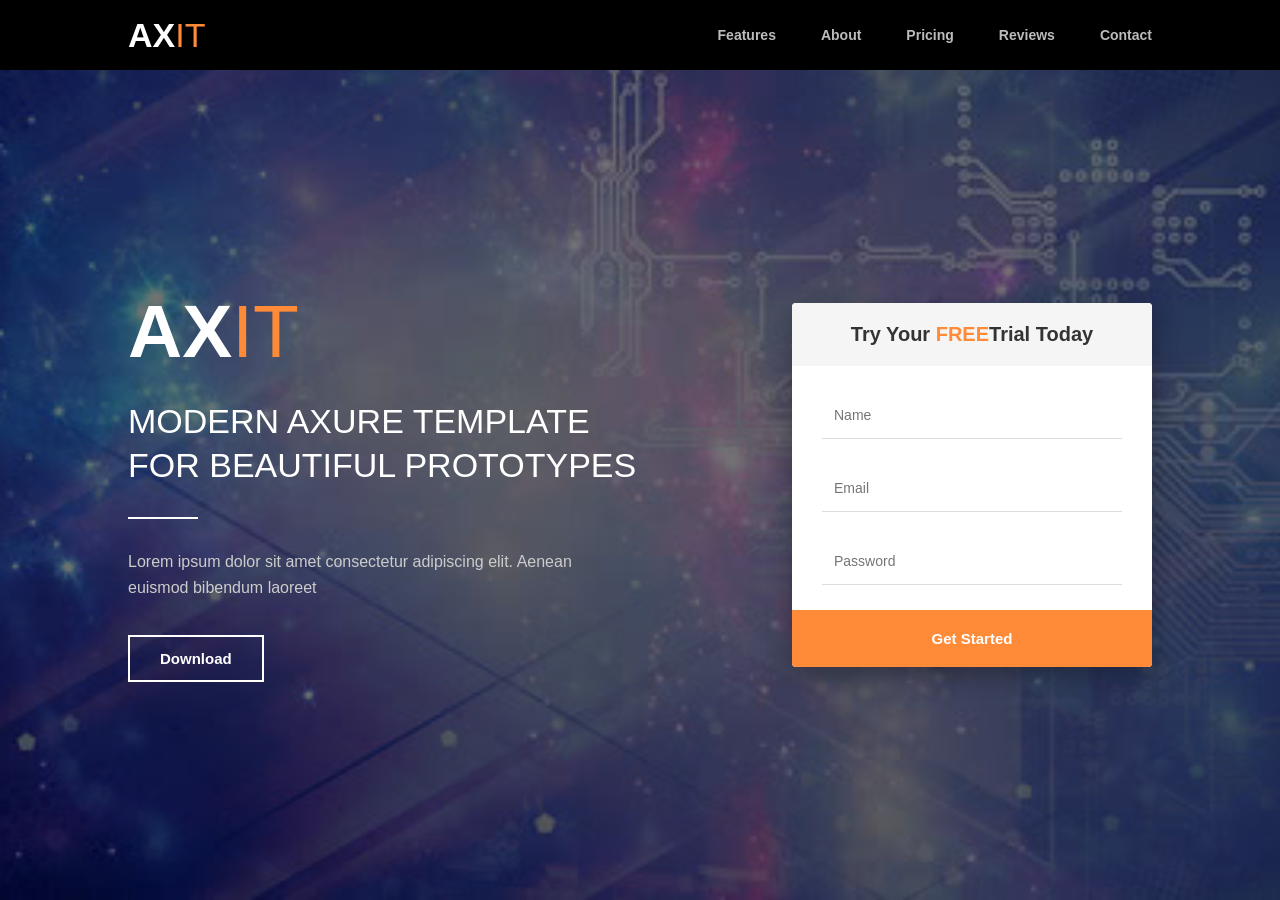
<file: task4/index.html>
<!DOCTYPE html>
<html lang="en">
<head>
    <meta charset="UTF-8">
    <meta name="viewport" content="width=device-width, initial-scale=1.0">
    <title>Document</title>
    <link rel="stylesheet" href="index.css">
</head>
<body>
  <header>
    <nav>
        <div class="logo">
            AX<span>IT</span>
        </div>
        <ul>
            <li>Features</li>
            <li>About</li>
            <li>Pricing</li>
            <li>Reviews</li>
            <li>Contact</li>
        </ul>
    </nav>
  </header>  


<section class="hero">
    <div class="hero-content">
    <h1>
        AX<span>IT</span>
    </h1>
    <h2>
        MODERN AXURE TEMPLATE <br>
        FOR BEAUTIFUL PROTOTYPES
    </h2>
     <hr>
     <p>
        Lorem ipsum dolor sit amet consectetur adipiscing elit.
        Aenean euismod bibendum laoreet
     </p>
     <button> Download</button>
     </div>
       

     <div class="form-box">
        <h3>
            Try Your <span>FREE</span>Trial Today
        </h3>

            <input type="text" placeholder="Name">

            <input type="email" placeholder="Email">

            <input type="password" placeholder="Password">

            <button>
                Get Started
            </button>

     </div>

</section>





</body>
</html>
</file>
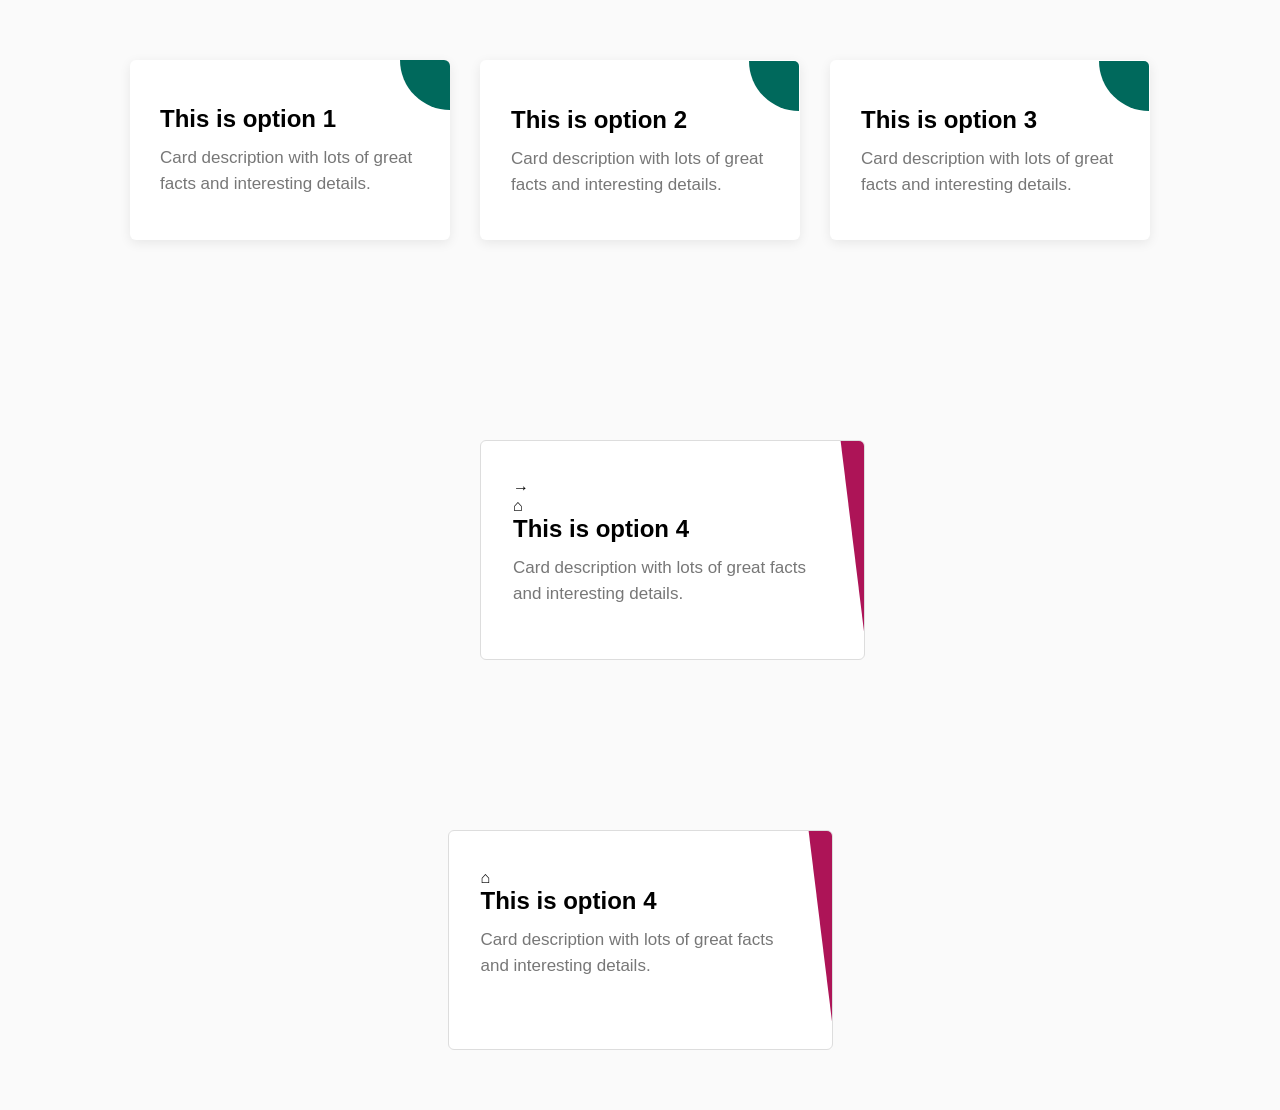
<file: task6/index.html>
<html lang="en">
<head>
    <meta charset="UTF-8">
    <meta name="viewport" content="width=device-width, initial-scale=1.0">
    <title>cards</title>
    <link rel="stylesheet" href="index.css">
</head>
<body>

<div class="cards">

    <div class="card">
        <h2>This is option 1</h2>
        <p>Card description with lots of great facts and interesting details.</p>
    </div>

    <div class="card">
        <h2>This is option 2</h2>
        <p>Card description with lots of great facts and interesting details.</p>
    </div>

    <div class="card">
        <h2>This is option 3</h2>
        <p>Card description with lots of great facts and interesting details.</p>
    </div>

    <div class="card card-four">
        <span class="arrow">→</span>
        <div class="icon">⌂</div>
        <h2>This is option 4</h2>
        <p>Card description with lots of great facts and interesting details.</p>
    </div>

</div>
    <div class="card card-four">
        <div class="icon">⌂</div>
        <h2>This is option 4</h2>
        <p>Card description with lots of great facts and interesting details.</p>
    </div>

</div>

</body>
</html>
</file>
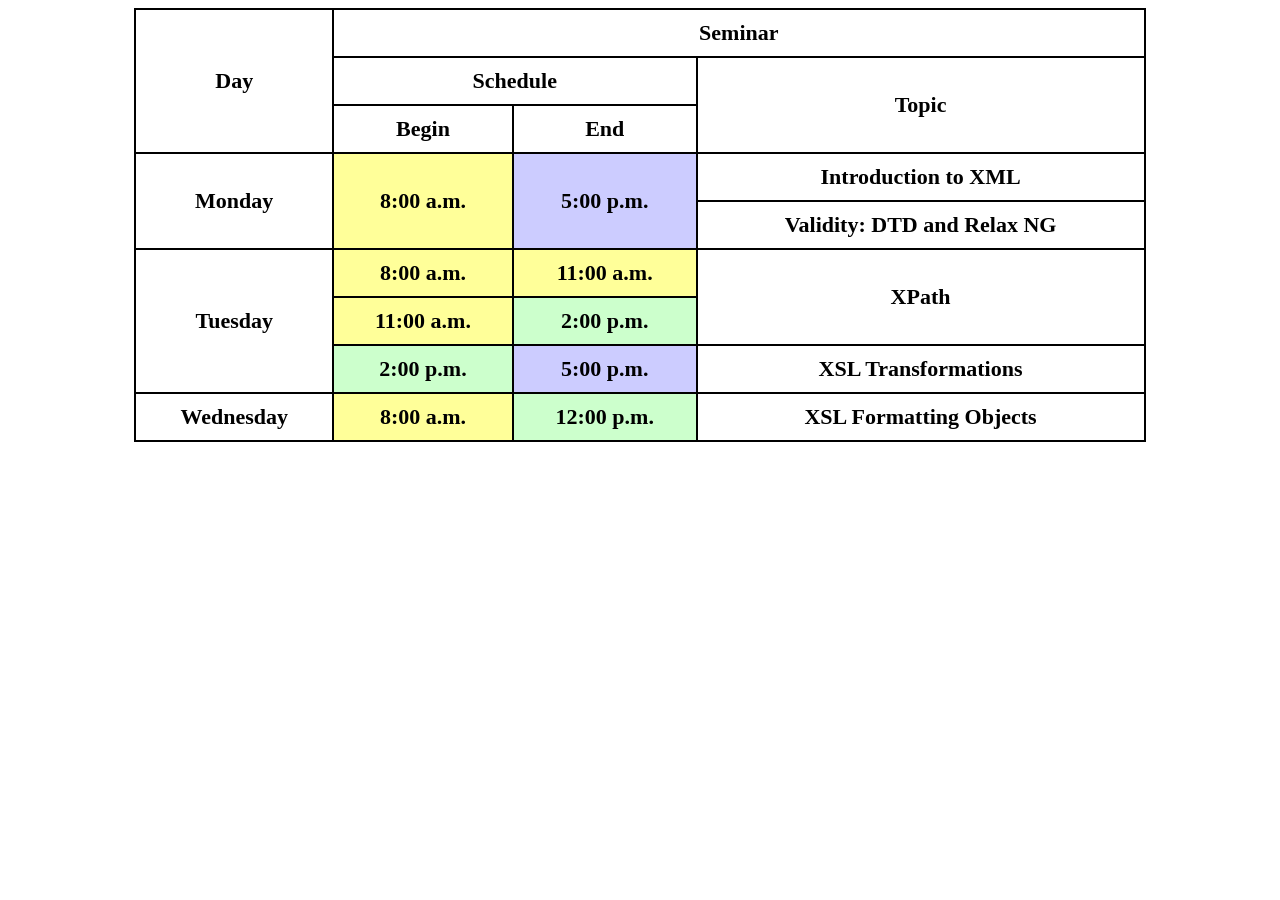
<file: main.html>
<!DOCTYPE html>
<html>
<head>
<title>Task 1</title>

<style>

body{
    font-family:"Times New Roman", Times, serif;
}

table{
    border-collapse:collapse;
    width:80%;
    margin:auto;
    text-align:center;
    font-size:22px;
}

td,th{
    border:2px solid black;
    padding:10px;
    font-family:"Times New Roman", Times, serif;
    font-weight:bold;
}

.y{
    background-color:#ffff99;
}

.p{
    background-color:#ccccff;
}

.g{
    background-color:#ccffcc;
}

</style>

</head>

<body>

<table>

<tr>
<th rowspan="3">Day</th>
<th colspan="3">Seminar</th>
</tr>

<tr>
<th colspan="2">Schedule</th>
<th rowspan="2">Topic</th>
</tr>

<tr>
<th>Begin</th>
<th>End</th>
</tr>

<tr>
<td rowspan="2">Monday</td>
<td rowspan="2" class="y">8:00 a.m.</td>
<td rowspan="2" class="p">5:00 p.m.</td>
<td>Introduction to XML</td>
</tr>

<tr>
<td>Validity: DTD and Relax NG</td>
</tr>

<tr>
<td rowspan="3">Tuesday</td>
<td class="y">8:00 a.m.</td>
<td class="y">11:00 a.m.</td>
<td rowspan="2">XPath</td>
</tr>

<tr>
<td class="y">11:00 a.m.</td>
<td class="g">2:00 p.m.</td>
</tr>

<tr>
<td class="g">2:00 p.m.</td>
<td class="p">5:00 p.m.</td>
<td>XSL Transformations</td>
</tr>

<tr>
<td>Wednesday</td>
<td class="y">8:00 a.m.</td>
<td class="g">12:00 p.m.</td>
<td>XSL Formatting Objects</td>
</tr>

</table>
</body>
</html>
</file>
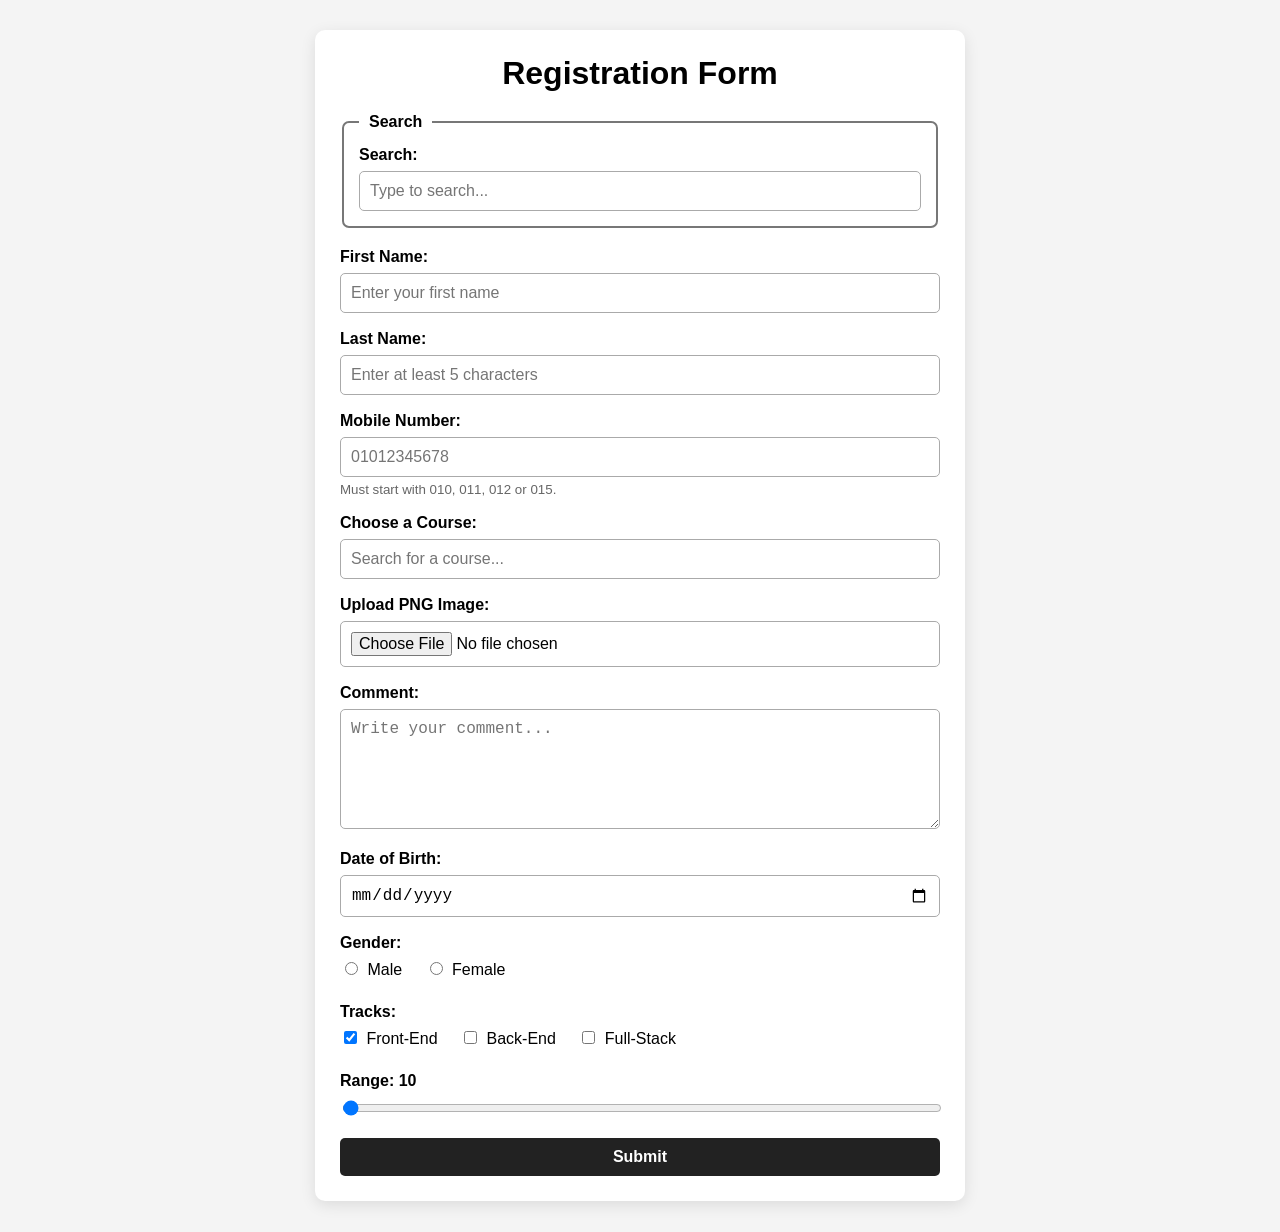
<file: task2.html>
<!DOCTYPE html>
<html lang="en">
<head>
    <meta charset="UTF-8">

    <meta
        name="viewport"
        content="width=device-width, initial-scale=1.0"
    >

    <title>Registration Form</title>

    <style>
        * {
            box-sizing: border-box;
        }

        body {
            margin: 0;
            padding: 30px;
            font-family: Arial, sans-serif;
            background-color: #f4f4f4;
        }

        .form-container {
            width: 100%;
            max-width: 650px;
            margin: auto;
            padding: 25px;
            background-color: white;
            border-radius: 10px;
            box-shadow: 0 4px 15px rgba(0, 0, 0, 0.1);
        }

        h1 {
            margin-top: 0;
            text-align: center;
        }

        fieldset {
            margin-bottom: 20px;
            padding: 15px;
            border: 2px solid #777;
            border-radius: 7px;
        }

        legend {
            padding: 0 10px;
            font-weight: bold;
        }

        .form-group {
            margin-bottom: 17px;
        }

        label {
            display: block;
            margin-bottom: 7px;
            font-weight: bold;
        }

        input,
        textarea {
            width: 100%;
            padding: 10px;
            border: 1px solid #aaa;
            border-radius: 5px;
            font-size: 16px;
        }

        input:focus,
        textarea:focus {
            border-color: #333;
            outline: none;
        }

        textarea {
            min-height: 120px;
            resize: vertical;
        }

        .inline-options label {
            display: inline-block;
            margin-right: 18px;
            font-weight: normal;
        }

        .inline-options input {
            width: auto;
            margin-right: 5px;
        }

        input[type="range"] {
            padding: 0;
        }

        input[type="submit"] {
            cursor: pointer;
            border: none;
            color: white;
            background-color: #222;
            font-weight: bold;
        }

        input[type="submit"]:hover {
            background-color: #444;
        }

        small {
            display: block;
            margin-top: 5px;
            color: #666;
        }
    </style>
</head>

<body>

    <div class="form-container">

        <h1>Registration Form</h1>

        <form action="#" method="post" enctype="multipart/form-data" autocomplete="off">

            <fieldset>
                <legend>Search</legend>

                <label for="search">Search:</label>

                <input
                    type="search"
                    id="search"
                    name="search"
                    placeholder="Type to search..."
                    autocomplete="off"
                >
            </fieldset>

            <div class="form-group">
                <label for="first-name">First Name:</label>

                <input
                    type="text"
                    id="first-name"
                    name="first_name"
                    placeholder="Enter your first name"
                    pattern="[A-Za-z\u0600-\u06FF ]+"
                    title="First name must contain letters only"
                    autocomplete="off"
                    required
                >
            </div>

            <div class="form-group">
                <label for="last-name">Last Name:</label>

                <input
                    type="text"
                    id="last-name"
                    name="last_name"
                    placeholder="Enter at least 5 characters"
                    minlength="5"
                    autocomplete="off"
                    required
                >
            </div>

            <div class="form-group">
                <label for="mobile">Mobile Number:</label>

                <input
                    type="tel"
                    id="mobile"
                    name="mobile"
                    placeholder="01012345678"
                    pattern="01[0125][0-9]{8}"
                    minlength="11"
                    maxlength="11"
                    inputmode="numeric"
                    title="Enter 11 numbers starting with 010, 011, 012 or 015"
                    autocomplete="off"
                    required
                >

                <small>
                    Must start with 010, 011, 012 or 015.
                </small>
            </div>
            
            <div class="form-group">
                <label for="course">Choose a Course:</label>

                <input
                    type="text"
                    id="course"
                    name="course"
                    list="courses-list"
                    placeholder="Search for a course..."
                    autocomplete="off"
                    required
                >

                <datalist id="courses-list">
                    <option value="HTML">
                    <option value="CSS">
                    <option value="JavaScript">
                    <option value="Bootstrap">
                    <option value="React">
                    <option value="Angular">
                    <option value="Vue.js">
                    <option value="PHP">
                    <option value="Laravel">
                    <option value="Python">
                </datalist>
            </div>

            <div class="form-group">
                <label for="profile-image">Upload PNG Image:</label>

                <input
                    type="file"
                    id="profile-image"
                    name="profile_image"
                    accept=".png,image/png"
                    required
                >
            </div>

            <div class="form-group">
                <label for="comment">Comment:</label>

                <textarea
                    id="comment"
                    name="comment"
                    placeholder="Write your comment..."
                    autocomplete="off"
                    required
                ></textarea>
            </div>

            <div class="form-group">
                <label for="birth-date">Date of Birth:</label>

                <input
                    type="date"
                    id="birth-date"
                    name="birth_date"
                    required
                >
            </div>

            <div class="form-group">
                <label>Gender:</label>

                <div class="inline-options">
                    <label for="male">
                        <input
                            type="radio"
                            id="male"
                            name="gender"
                            value="male"
                            required
                        >
                        Male
                    </label>

                    <label for="female">
                        <input
                            type="radio"
                            id="female"
                            name="gender"
                            value="female"
                        >
                        Female
                    </label>
                </div>
            </div>

            <div class="form-group">
                <label>Tracks:</label>

                <div class="inline-options">
                    <label for="front-end">
                        <input
                            type="checkbox"
                            id="front-end"
                            name="tracks[]"
                            value="front-end"
                            checked
                        >
                        Front-End
                    </label>

                    <label for="back-end">
                        <input
                            type="checkbox"
                            id="back-end"
                            name="tracks[]"
                            value="back-end"
                        >
                        Back-End
                    </label>

                    <label for="full-stack">
                        <input
                            type="checkbox"
                            id="full-stack"
                            name="tracks[]"
                            value="full-stack"
                        >
                        Full-Stack
                    </label>
                </div>
            </div>

            <div class="form-group">
                <label for="range">
                    Range:
                    <output id="range-value">10</output>
                </label>

                <input
                    type="range"
                    id="range"
                    name="range"
                    min="10"
                    max="100"
                    value="10"
                    step="1"
                    oninput="document.getElementById('range-value').value = this.value"
                >
            </div>

            <input
                type="submit"
                name="submit"
                value="Submit"
            >

        </form>

    </div>

</body>
</html>
</file>
<file: task4/index.css>
* {
    margin: 0;
    padding: 0;
    box-sizing: border-box;
}

body {
    font-family: Arial, Helvetica, sans-serif;
    color: white;
}


/* Navbar */

header {
    height: 70px;
    background-color: black;
}

nav {
    width: 80%;
    height: 100%;
    margin: auto;

    display: flex;
    justify-content: space-between;
    align-items: center;
}

.logo {
    font-size: 34px;
    font-weight: bold;
}

.logo span {
    color: #ff8b38;
    font-weight: normal;
}

nav ul {
    display: flex;
    gap: 45px;
    list-style: none;
}

nav ul li {
    color: #bcbcbc;
    font-size: 14px;
    font-weight: bold;
    cursor: pointer;
}

nav ul li:hover {
    color: #ff8b38;
}


/* Hero Section */

.hero {
    min-height: calc(100vh - 70px);

    background:
        linear-gradient(
            rgba(0, 0, 0, 0.55),
            rgba(0, 0, 0, 0.55)
        ),
        url("images/pngtree-beautiful-technology-website-business-poster-background-template-image_148436.jpg");

    background-size: cover;
    background-position: center;
    background-repeat: no-repeat;

    display: flex;
    justify-content: space-between;
    align-items: center;

    padding: 70px 10%;
}


/* Hero Content */

.hero-content {
    width: 55%;
    max-width: 650px;
}

.hero-content h1 {
    font-size: 75px;
    margin-bottom: 25px;
}

.hero-content h1 span {
    color: #ff8b38;
    font-weight: normal;
}

.hero-content h2 {
    font-size: 34px;
    line-height: 1.3;
    font-weight: normal;
    margin-bottom: 30px;
}

.hero-content hr {
    width: 70px;
    height: 2px;
    border: none;
    background-color: white;
    margin-bottom: 30px;
}

.hero-content p {
    width: 480px;
    color: #cccccc;
    font-size: 16px;
    line-height: 1.6;
    margin-bottom: 35px;
}

.hero-content button {
    padding: 13px 30px;

    color: white;
    background-color: transparent;

    border: 2px solid white;

    font-size: 15px;
    font-weight: bold;
    cursor: pointer;
}

.hero-content button:hover {
    background-color: #ff8b38;
    border-color: #ff8b38;
}


/* Form */

.form-box {
    width: 360px;

    background-color: white;
    border-radius: 4px;
    overflow: hidden;

    box-shadow: 0 8px 25px rgba(0, 0, 0, 0.3);
}

.form-box h3 {
    padding: 20px;

    color: #333333;
    background-color: #f5f5f5;

    text-align: center;
    font-size: 20px;
}

.form-box h3 span {
    color: #ff8b38;
}

.form-box input {
    display: block;

    width: calc(100% - 60px);
    height: 48px;

    margin: 25px 30px;
    padding: 0 12px;

    border: none;
    border-bottom: 1px solid #dddddd;
    outline: none;

    font-size: 14px;
}

.form-box input:focus {
    border-bottom-color: #ff8b38;
}

.form-box button {
    width: 100%;
    padding: 20px;

    color: white;
    background-color: #ff8b38;

    border: none;

    font-size: 15px;
    font-weight: bold;
    cursor: pointer;
}

.form-box button:hover {
    background-color: #e97828;
}
</file>
<file: task6/index.css>
* {
    margin: 0;
    padding: 0;
    box-sizing: border-box;
    font-family: Arial, Helvetica, sans-serif;
}

body {
    background: #fafafa;
    padding: 60px 30px;
}

.cards {
    display: grid;
    grid-template-columns: repeat(3, 320px);
    justify-content: center;
    gap: 30px;
}

.card {
    position: relative;
    min-height: 180px;
    background: #fff;
    padding: 45px 30px 30px;
    border-radius: 6px;
    box-shadow: 0 3px 12px rgba(0, 0, 0, 0.08);
    overflow: hidden;
}

.card::before {
    content: "";
    position: absolute;
    top: 0;
    right: 0;
    width: 50px;
    height: 50px;
    background: #00695c;
    border-bottom-left-radius: 100%;
    transition: 0.5s ease;
    z-index: 1;
}

.card h2 {
    position: relative;
    z-index: 2;
    margin-bottom: 12px;
    font-size: 24px;
    transition: 0.5s ease;
}

.card p {
    position: relative;
    z-index: 2;
    color: #777;
    font-size: 17px;
    line-height: 1.5;
    transition: 0.5s ease;
}


.cards .card:first-child:hover::before {
    width: 100%;
    height: 100%;
    border-radius: 0;
}

.cards .card:first-child:hover h2,
.cards .card:first-child:hover p {
    color: #fff;
}
/* Option 2 فقط */
.cards .card:nth-child(2) {
    border: 1px solid transparent;
    transition: 0.35s ease;
}

/* Hover على Option 2 */
.cards .card:nth-child(2):hover {
    background: #fff;
    border-color: #d8d8d8;
    box-shadow: 0 10px 22px rgba(0, 0, 0, 0.16);
    transform: translateY(-4px);
}


.cards .card:nth-child(2):hover::before {
    width: 50px;
    height: 50px;
    border-bottom-left-radius: 100%;
}


.cards .card:nth-child(2):hover h2 {
    color: #111;
}

.cards .card:nth-child(2):hover p {
    color: #777;
}

.cards .card:nth-child(3) {
    border: 1px solid transparent;
    transition: 0.4s ease;
}


.cards .card:nth-child(3):hover {
    background: #fff;
    border-color: #00695c;
    box-shadow: none;
}


.cards .card:nth-child(3):hover h2 {
    color: #111;
}


.cards .card:nth-child(3):hover p {
    color: #00695c;
}


.cards .card:nth-child(3):hover::before {
    width: 50px;
    height: 50px;
    border-bottom-left-radius: 100%;
}


.card-four {
    position: relative;
    width: 385px;
    min-height: 220px;
    padding: 38px 32px;
    margin: 170px auto 0;
    border: 1px solid #ddd;
    box-shadow: none;
    overflow: hidden;
    justify-self: center;
    grid-column: 2;
    transition: 0.4s ease;
}


.card-four::after {
    content: "";
    position: absolute;
    top: 0;
    right: -80px;
    width: 90px;
    height: 100%;
    background: #ad1457;
    transform: skewX(7deg);
    transition: 0.4s ease;
    z-index: 1;
}

.card-four:hover {
    border-color: #ad1457;
}


.card-four:hover::after {
    right: -75px;
}


.card-four .icon,
.card-four h2,
.card-four p {
    position: relative;
    z-index: 2;
}

.card-four::before{
    display: none;
}
</file>
